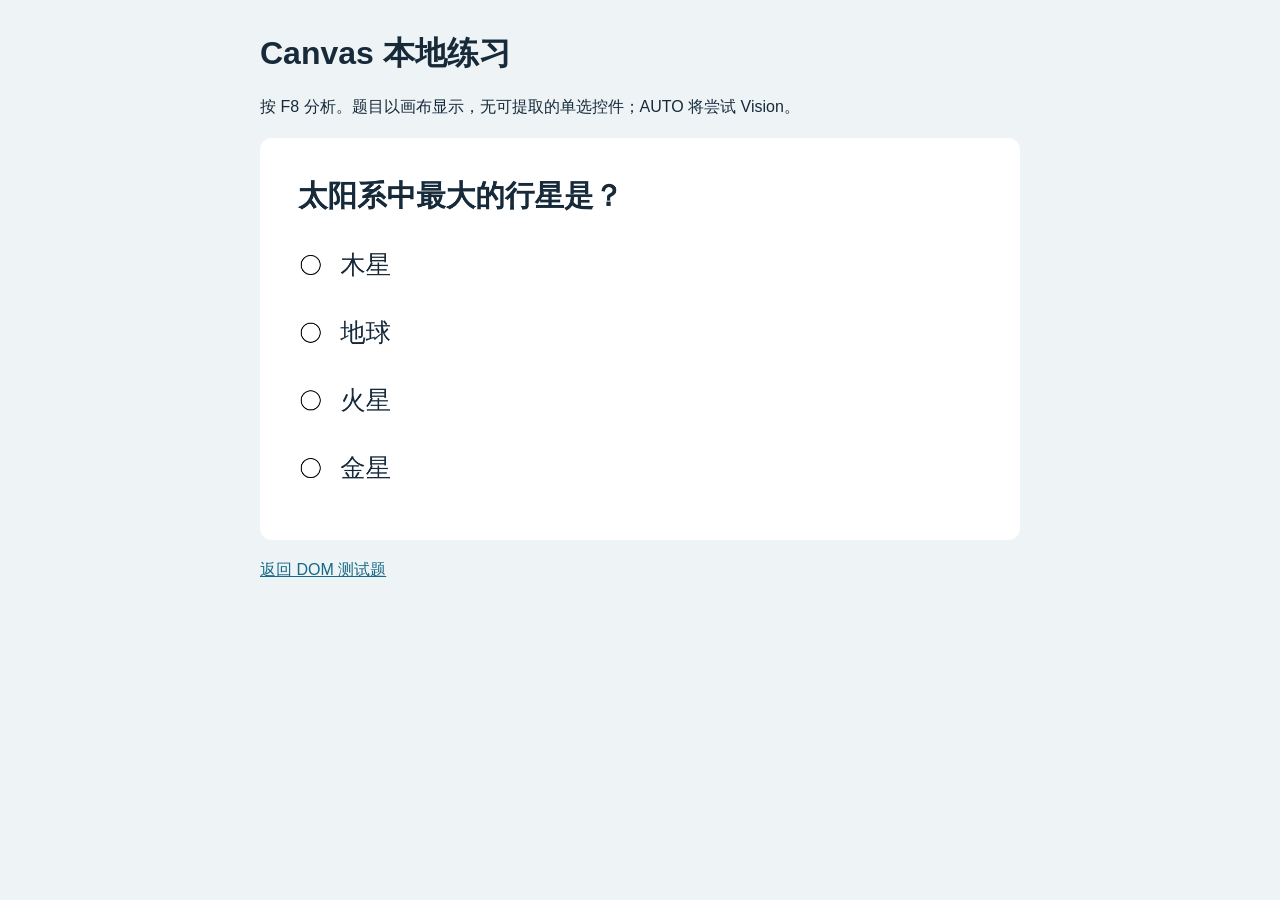
<file: examples/demo_canvas_quiz.html>
<!doctype html>
<html lang="zh-CN">
<head>
  <meta charset="utf-8">
  <meta name="viewport" content="width=device-width, initial-scale=1">
  <title>AutoQuestion · Canvas 本地练习</title>
  <style>
    body { font-family: "Microsoft YaHei", sans-serif; margin: 32px auto; padding: 0 20px; max-width: 760px; background: #eef3f6; color: #172a3a; }
    canvas { display: block; width: 100%; background: white; border-radius: 12px; margin: 20px 0; }
    a { color: #176a86; }
  </style>
</head>
<body>
  <h1>Canvas 本地练习</h1>
  <p>按 F8 分析。题目以画布显示，无可提取的单选控件；AUTO 将尝试 Vision。</p>
  <canvas id="quiz" width="1440" height="760"></canvas>
  <a href="demo_quiz.html">返回 DOM 测试题</a>
  <script>
    const context = document.getElementById('quiz').getContext('2d');
    context.scale(2, 2);
    context.fillStyle = '#172a3a';
    context.font = 'bold 28px "Microsoft YaHei", sans-serif';
    context.fillText('太阳系中最大的行星是？', 36, 64);
    context.font = '24px "Microsoft YaHei", sans-serif';
    ['木星', '地球', '火星', '金星'].forEach((text, i) => {
      const y = 128 + i * 64;
      context.beginPath(); context.arc(48, y - 8, 9, 0, Math.PI * 2); context.stroke();
      context.fillText(text, 76, y);
    });
  </script>
</body>
</html>
</file>
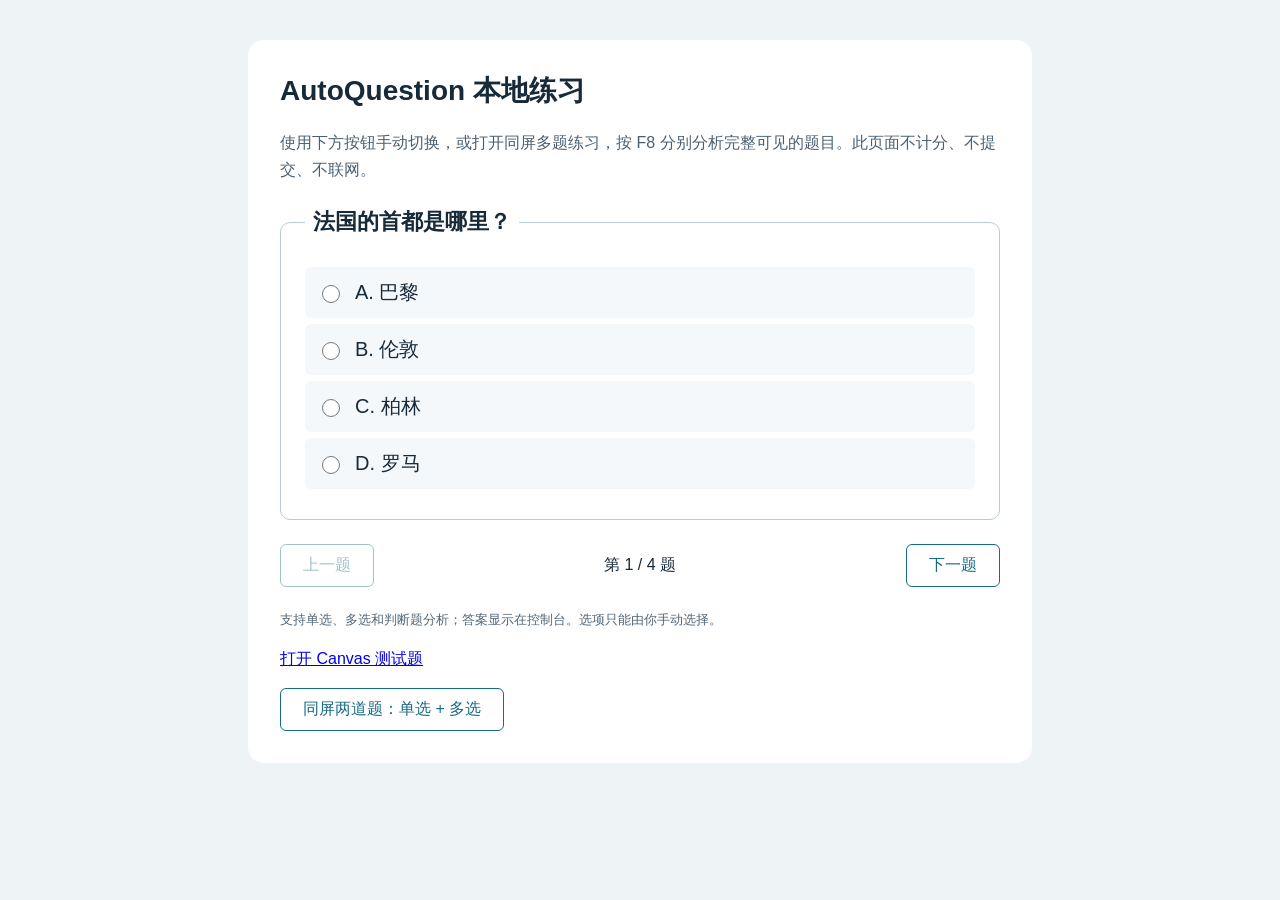
<file: examples/demo_quiz.html>
<!doctype html>
<html lang="zh-CN">
<head>
  <meta charset="utf-8">
  <meta name="viewport" content="width=device-width, initial-scale=1">
  <title>AutoQuestion · 本地练习</title>
  <style>
    :root { color-scheme: light; font-family: "Segoe UI", "Microsoft YaHei", sans-serif; color: #172a3a; background: #eef3f6; }
    body { margin: 0; padding: 40px 20px; }
    main { max-width: 720px; margin: auto; padding: 32px; background: white; border-radius: 16px; }
    h1 { margin-top: 0; font-size: 28px; }
    p { line-height: 1.7; color: #4a6072; }
    fieldset { margin: 24px 0; padding: 24px; border: 1px solid #b7cbd6; border-radius: 10px; }
    legend { padding: 0 8px; font-weight: 600; font-size: 22px; }
    label { display: flex; gap: 12px; align-items: center; padding: 12px; margin: 6px 0; border-radius: 6px; background: #f5f8fa; font-size: 20px; cursor: pointer; }
    input { width: 18px; height: 18px; accent-color: #176a86; }
    nav { display: flex; gap: 12px; align-items: center; justify-content: space-between; }
    button { padding: 10px 22px; border: 1px solid #176a86; border-radius: 6px; background: white; color: #176a86; font: inherit; cursor: pointer; }
    button:disabled { opacity: .4; cursor: default; }
    :focus-visible { outline: 3px solid #dc9b2f; outline-offset: 3px; }
    [hidden] { display: none !important; }
    body.multiple { padding: 16px; }
    body.multiple main { max-width: 900px; padding: 20px; }
    body.multiple fieldset { margin: 14px 0; padding: 10px 16px; }
    body.multiple legend { font-size: 18px; }
    body.multiple label { padding: 5px 10px; margin: 3px 0; font-size: 17px; }
    small { display: block; margin-top: 24px; color: #526778; }
  </style>
</head>
<body>
  <main>
    <h1>AutoQuestion 本地练习</h1>
    <p>使用下方按钮手动切换，或打开同屏多题练习，按 F8 分别分析完整可见的题目。此页面不计分、不提交、不联网。</p>
    <fieldset data-question-id="capital" data-question-type="single_choice">
      <legend>法国的首都是哪里？</legend>
      <label><input type="radio" name="capital" value="paris">A. 巴黎</label>
      <label><input type="radio" name="capital" value="london">B. 伦敦</label>
      <label><input type="radio" name="capital" value="berlin">C. 柏林</label>
      <label><input type="radio" name="capital" value="rome">D. 罗马</label>
    </fieldset>
    <fieldset hidden data-question-id="planet" data-question-type="single_choice">
      <legend>太阳系中最大的行星是？</legend>
      <label><input type="radio" name="planet" value="jupiter">木星</label>
      <label><input type="radio" name="planet" value="earth">地球</label>
      <label><input type="radio" name="planet" value="mars">火星</label>
      <label><input type="radio" name="planet" value="venus">金星</label>
    </fieldset>
    <fieldset hidden data-question-id="languages" data-question-type="multiple_choice">
      <legend>以下哪些属于编程语言？</legend>
      <label><input type="checkbox" name="languages" value="python">Python</label>
      <label><input type="checkbox" name="languages" value="c">C</label>
      <label><input type="checkbox" name="languages" value="html">HTML</label>
      <label><input type="checkbox" name="languages" value="java">Java</label>
    </fieldset>
    <fieldset hidden data-question-id="orbit" data-question-type="true_false">
      <legend>地球绕太阳公转。</legend>
      <label><input type="radio" name="orbit" value="true">正确</label>
      <label><input type="radio" name="orbit" value="false">错误</label>
    </fieldset>
    <nav aria-label="题目导航">
      <button id="previous" type="button" disabled>上一题</button>
      <span id="progress" aria-live="polite">第 1 / 4 题</span>
      <button id="next" type="button">下一题</button>
    </nav>
    <small>支持单选、多选和判断题分析；答案显示在控制台。选项只能由你手动选择。</small>
    <p><a href="demo_canvas_quiz.html">打开 Canvas 测试题</a></p>
    <button id="multi" type="button">同屏两道题：单选 + 多选</button>
  </main>
  <script>
    const questions = Array.from(document.querySelectorAll('fieldset'));
    let current = 0;
    function showQuestion(index) {
      document.body.classList.remove('multiple');
      current = Math.max(0, Math.min(questions.length - 1, index));
      questions.forEach((question, i) => { question.hidden = i !== current; });
      document.getElementById('progress').textContent = `第 ${current + 1} / ${questions.length} 题`;
      document.getElementById('previous').disabled = current === 0;
      document.getElementById('next').disabled = current === questions.length - 1;
    }
    document.getElementById('previous').addEventListener('click', () => showQuestion(current - 1));
    document.getElementById('next').addEventListener('click', () => showQuestion(current + 1));
    document.getElementById('multi').addEventListener('click', () => {
      document.body.classList.add('multiple');
      questions.forEach((question, i) => { question.hidden = i !== 0 && i !== 2; });
      document.getElementById('progress').textContent = '同屏 2 题 · 单选 + 多选';
      document.getElementById('previous').disabled = false;
      document.getElementById('next').disabled = false;
      window.scrollTo(0, 0);
    });
  </script>
</body>
</html>
</file>
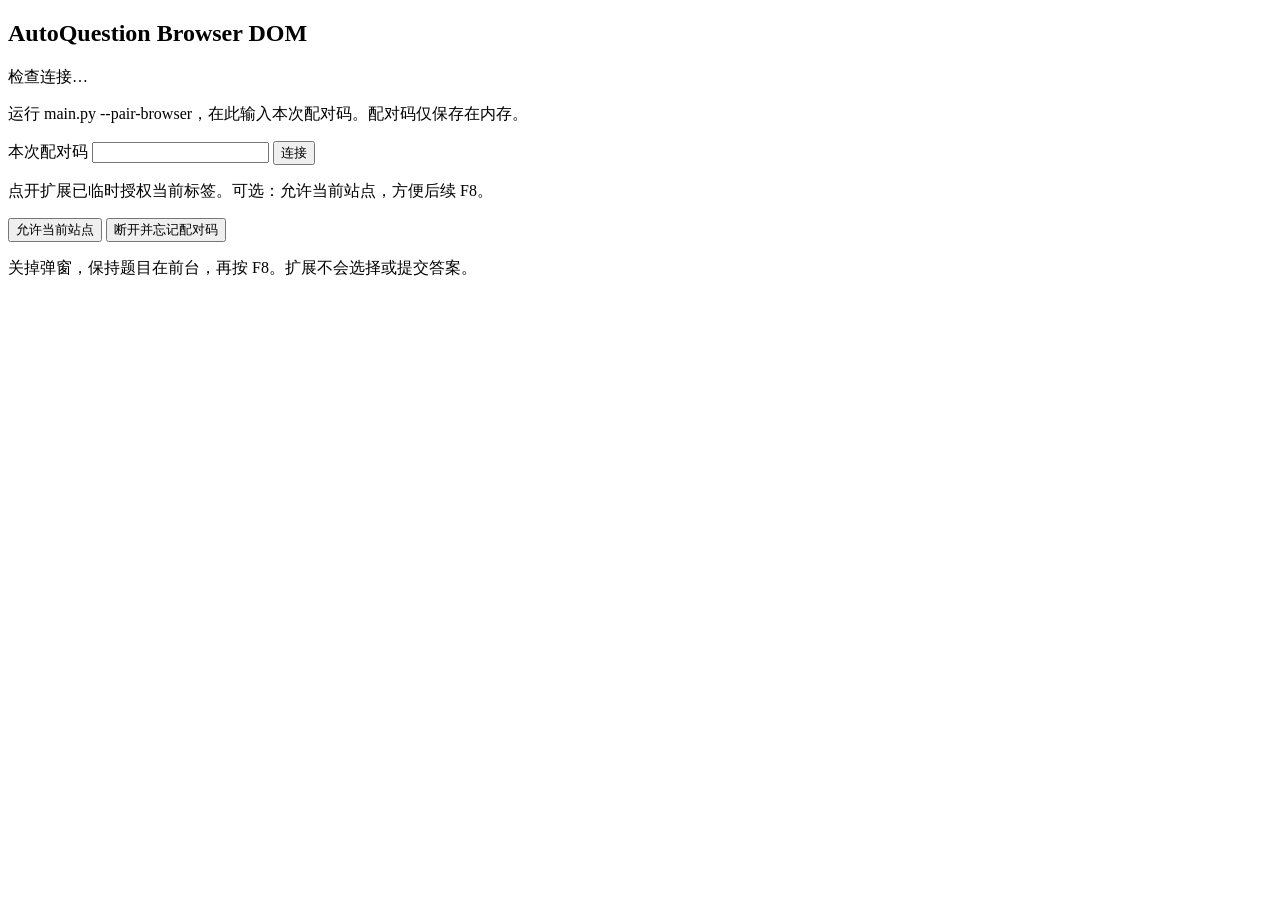
<file: extension/popup.html>
<!doctype html>
<html lang="zh-CN"><meta charset="utf-8"><title>AutoQuestion</title>
<body>
  <h2>AutoQuestion Browser DOM</h2>
  <p id="status" role="status">检查连接…</p>
  <p>运行 main.py --pair-browser，在此输入本次配对码。配对码仅保存在内存。</p>
  <label>本次配对码 <input id="token" type="password" maxlength="32" autocomplete="off"></label>
  <button id="pair" type="button">连接</button>
  <p>点开扩展已临时授权当前标签。可选：允许当前站点，方便后续 F8。</p>
  <button id="grant" type="button">允许当前站点</button>
  <button id="disconnect" type="button">断开并忘记配对码</button>
  <p>关掉弹窗，保持题目在前台，再按 F8。扩展不会选择或提交答案。</p>
  <script src="popup.js"></script>
</body></html>
</file>
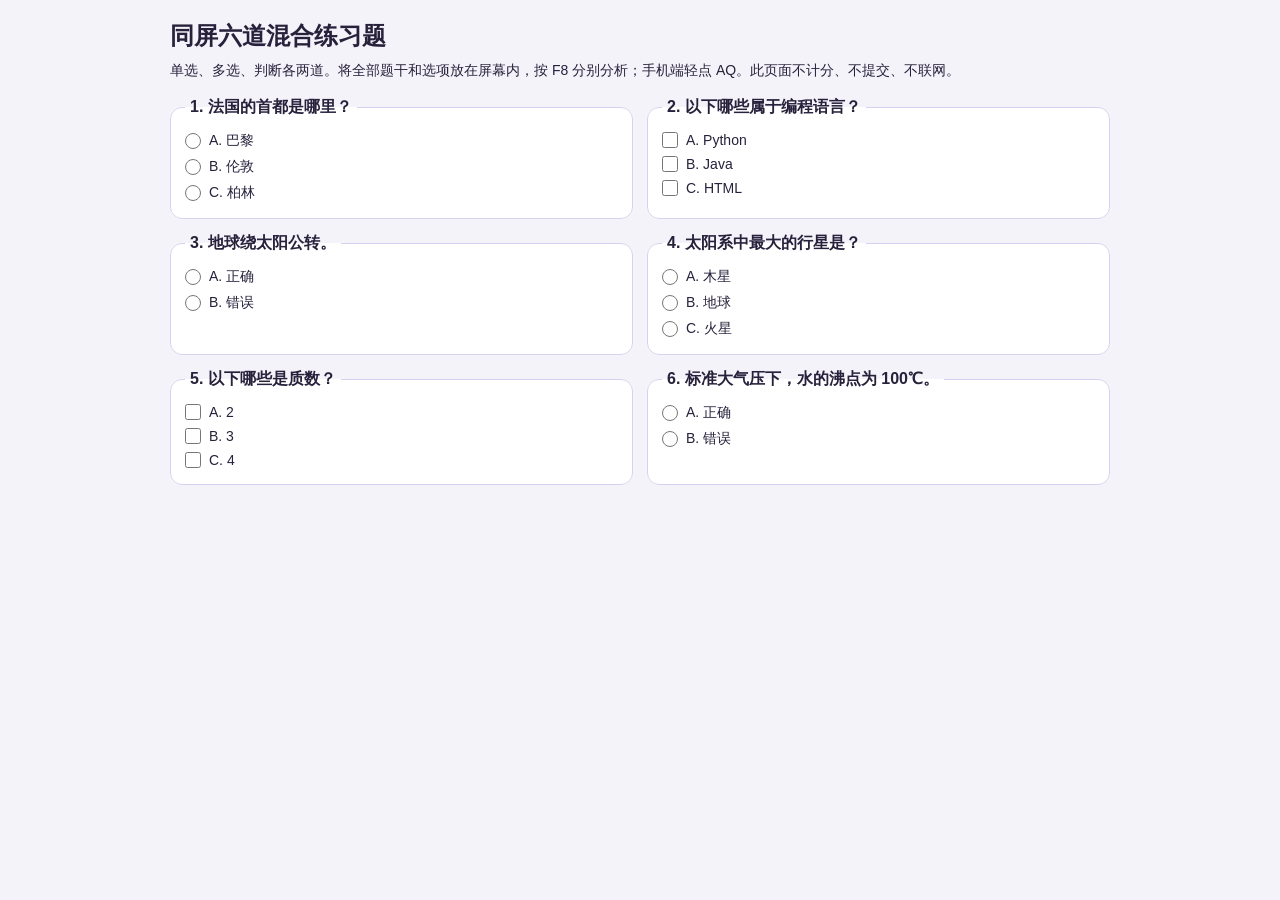
<file: examples/browser_dom/mixed_questions.html>
<!doctype html>
<html lang="zh-CN">
<head>
  <meta charset="utf-8">
  <meta name="viewport" content="width=device-width, initial-scale=1">
  <title>AutoQuestion · 同屏六道混合练习题</title>
  <style>
    :root { font-family: "Segoe UI", "Microsoft YaHei", sans-serif; color: #27213b; background: #f5f3fa; }
    body { margin: 0; padding: 20px; }
    main { max-width: 940px; margin: auto; }
    h1 { margin: 0 0 8px; font-size: 24px; }
    p { margin: 0 0 16px; font-size: 14px; line-height: 1.5; }
    .questions { display: grid; grid-template-columns: repeat(2, minmax(0, 1fr)); gap: 14px; }
    fieldset { min-width: 0; margin: 0; padding: 10px 14px 12px; border: 1px solid #d9d0ef; border-radius: 12px; background: white; }
    legend { max-width: 100%; padding: 0 5px; font-size: 16px; font-weight: 600; }
    label { display: flex; align-items: center; gap: 8px; padding: 4px 0; font-size: 14px; }
    input { margin: 0; width: 16px; height: 16px; accent-color: #7860d8; }
    @media (max-width: 600px) {
      body { padding: 12px; }
      h1 { font-size: 20px; }
      .questions { gap: 8px; }
      fieldset { padding: 7px 8px 9px; }
      legend { font-size: 14px; }
      label { font-size: 13px; gap: 5px; }
    }
  </style>
</head>
<body>
  <main>
    <h1>同屏六道混合练习题</h1>
    <p>单选、多选、判断各两道。将全部题干和选项放在屏幕内，按 F8 分别分析；手机端轻点 AQ。此页面不计分、不提交、不联网。</p>
    <div class="questions">
      <fieldset>
        <legend>1. 法国的首都是哪里？</legend>
        <label><input type="radio" name="capital">A. 巴黎</label>
        <label><input type="radio" name="capital">B. 伦敦</label>
        <label><input type="radio" name="capital">C. 柏林</label>
      </fieldset>
      <fieldset>
        <legend>2. 以下哪些属于编程语言？</legend>
        <label><input type="checkbox" name="languages">A. Python</label>
        <label><input type="checkbox" name="languages">B. Java</label>
        <label><input type="checkbox" name="languages">C. HTML</label>
      </fieldset>
      <fieldset>
        <legend>3. 地球绕太阳公转。</legend>
        <label><input type="radio" name="orbit">A. 正确</label>
        <label><input type="radio" name="orbit">B. 错误</label>
      </fieldset>
      <fieldset>
        <legend>4. 太阳系中最大的行星是？</legend>
        <label><input type="radio" name="planet">A. 木星</label>
        <label><input type="radio" name="planet">B. 地球</label>
        <label><input type="radio" name="planet">C. 火星</label>
      </fieldset>
      <fieldset>
        <legend>5. 以下哪些是质数？</legend>
        <label><input type="checkbox" name="primes">A. 2</label>
        <label><input type="checkbox" name="primes">B. 3</label>
        <label><input type="checkbox" name="primes">C. 4</label>
      </fieldset>
      <fieldset>
        <legend>6. 标准大气压下，水的沸点为 100℃。</legend>
        <label><input type="radio" name="boiling">A. 正确</label>
        <label><input type="radio" name="boiling">B. 错误</label>
      </fieldset>
    </div>
  </main>
</body>
</html>
</file>
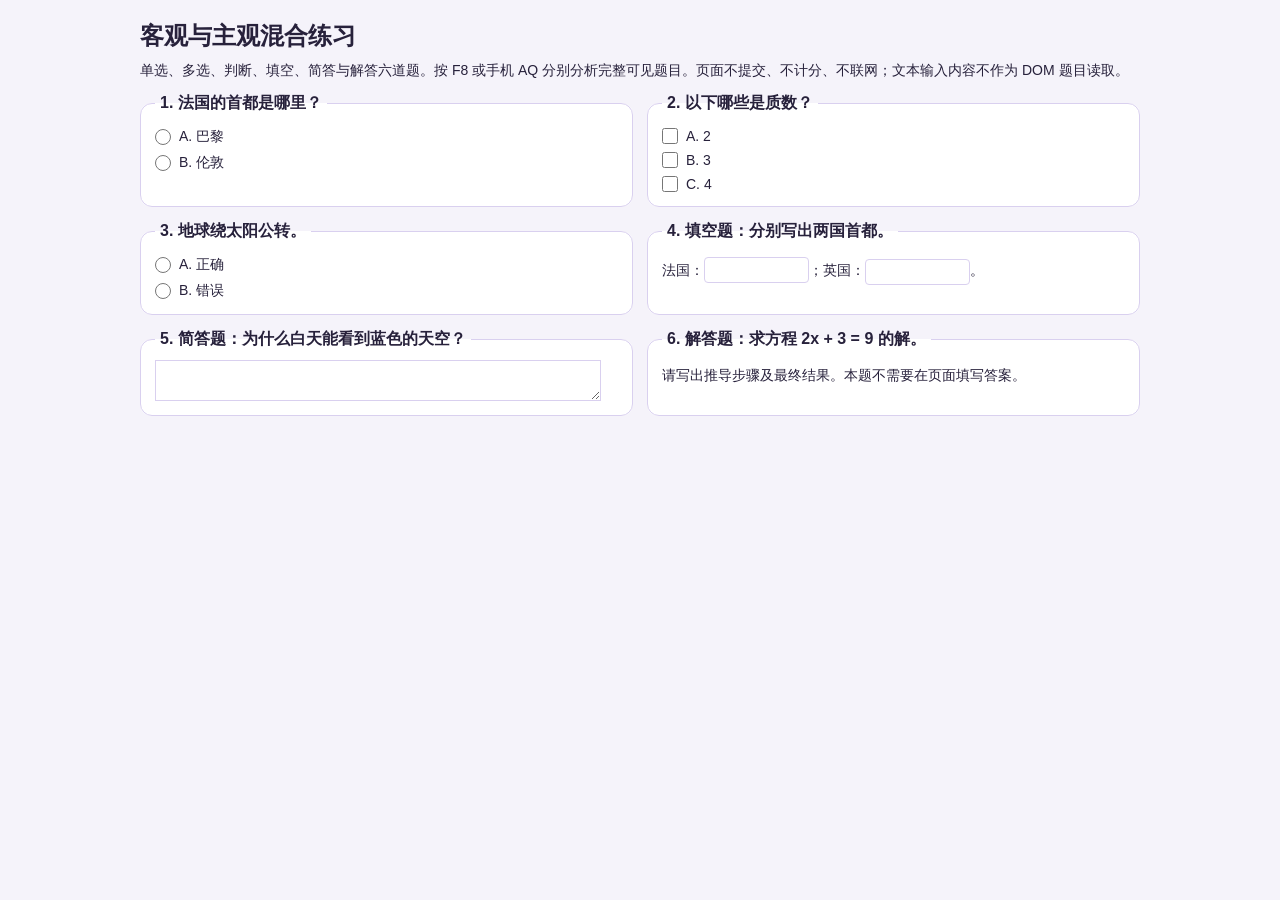
<file: examples/browser_dom/mixed_subjective.html>
<!doctype html>
<html lang="zh-CN">
<head>
  <meta charset="utf-8">
  <meta name="viewport" content="width=device-width, initial-scale=1">
  <title>AutoQuestion · 客观与主观混合练习</title>
  <style>
    :root { font-family: "Segoe UI", "Microsoft YaHei", sans-serif; color: #27213b; background: #f5f3fa; }
    body { margin: 0; padding: 20px; }
    main { max-width: 1000px; margin: auto; }
    h1 { margin: 0 0 8px; font-size: 24px; }
    p { margin: 5px 0 12px; font-size: 14px; line-height: 1.5; }
    .questions { display: grid; grid-template-columns: repeat(2, minmax(0, 1fr)); gap: 14px; }
    fieldset { min-width: 0; margin: 0; padding: 10px 14px; border: 1px solid #d9d0ef; border-radius: 12px; background: white; }
    legend { max-width: 100%; padding: 0 5px; font-size: 16px; font-weight: 600; }
    label { display: flex; align-items: center; gap: 8px; padding: 4px 0; font-size: 14px; }
    input[type=radio],input[type=checkbox] { margin: 0; width: 16px; height: 16px; accent-color: #7860d8; }
    input[type=text], [contenteditable] { display: inline-block; box-sizing: border-box; width: 105px; min-height: 26px; border: 1px solid #d9d0ef; border-radius: 4px; }
    textarea { width: 95%; height: 35px; border: 1px solid #d9d0ef; }
    @media (max-width: 650px) {
      body { padding: 12px; }
      h1 { font-size: 20px; }
      .questions { gap: 8px; }
      fieldset { padding: 7px 8px 9px; }
      legend { font-size: 14px; }
      label { font-size: 13px; gap: 5px; }
    }
  </style>
</head>
<body>
  <main>
    <h1>客观与主观混合练习</h1>
    <p>单选、多选、判断、填空、简答与解答六道题。按 F8 或手机 AQ 分别分析完整可见题目。页面不提交、不计分、不联网；文本输入内容不作为 DOM 题目读取。</p>
    <div class="questions">
      <fieldset>
        <legend>1. 法国的首都是哪里？</legend>
        <label><input type="radio" name="capital">A. 巴黎</label>
        <label><input type="radio" name="capital">B. 伦敦</label>
      </fieldset>
      <fieldset>
        <legend>2. 以下哪些是质数？</legend>
        <label><input type="checkbox" name="primes">A. 2</label>
        <label><input type="checkbox" name="primes">B. 3</label>
        <label><input type="checkbox" name="primes">C. 4</label>
      </fieldset>
      <fieldset>
        <legend>3. 地球绕太阳公转。</legend>
        <label><input type="radio" name="orbit">A. 正确</label>
        <label><input type="radio" name="orbit">B. 错误</label>
      </fieldset>
      <fieldset data-question-type="fill_blank" data-blank-count="2">
        <legend>4. 填空题：分别写出两国首都。</legend>
        <p>法国：<input type="text" aria-label="第一空">；英国：<span role="textbox" contenteditable="true" aria-label="第二空"></span>。</p>
      </fieldset>
      <fieldset data-question-type="short_answer">
        <legend>5. 简答题：为什么白天能看到蓝色的天空？</legend>
        <textarea aria-label="简答输入区"></textarea>
      </fieldset>
      <fieldset data-question-type="essay">
        <legend>6. 解答题：求方程 2x + 3 = 9 的解。</legend>
        <p>请写出推导步骤及最终结果。本题不需要在页面填写答案。</p>
      </fieldset>
    </div>
  </main>
</body>
</html>
</file>
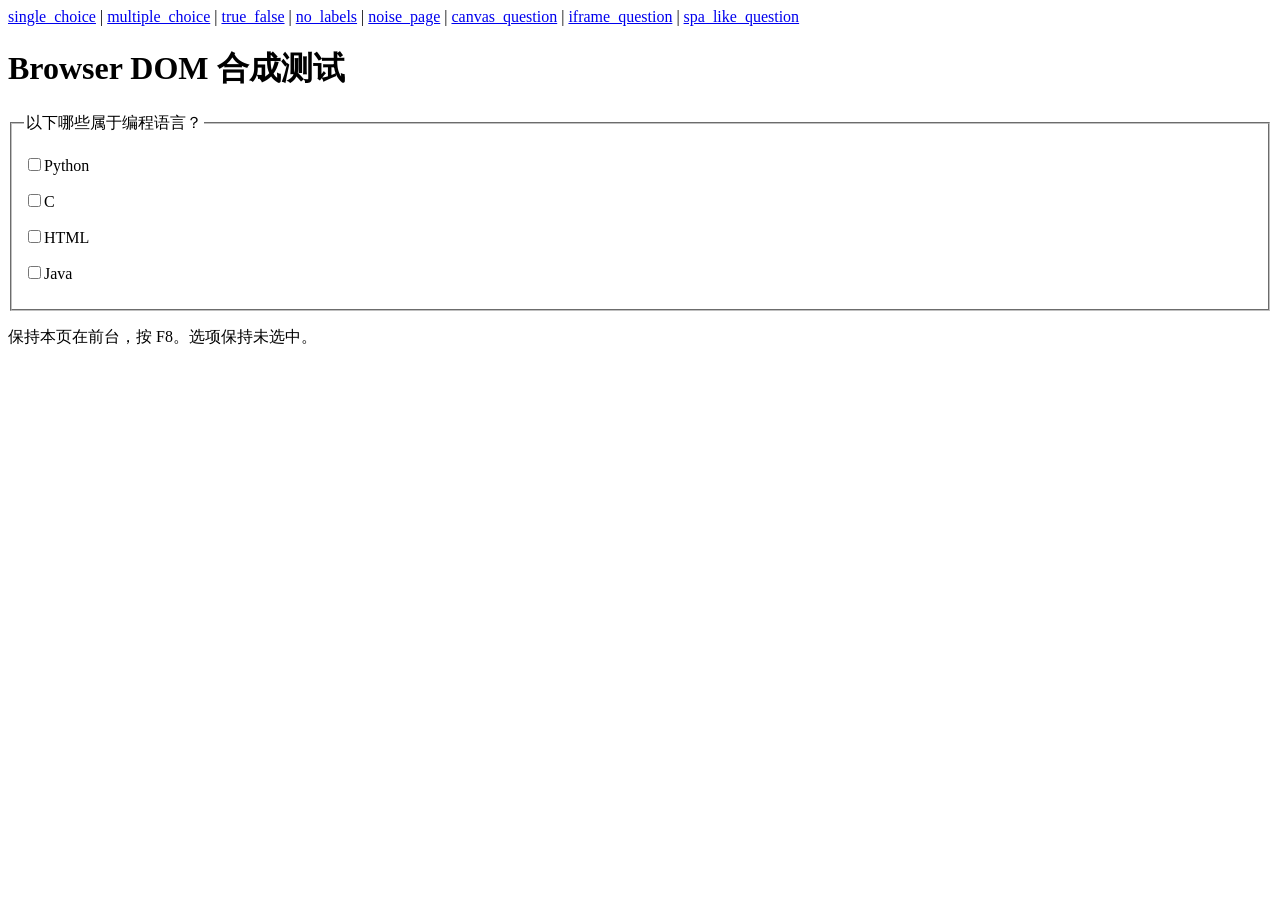
<file: examples/browser_dom/multiple_choice.html>
<!doctype html>
<html lang="zh-CN"><meta charset="utf-8"><title>AutoQuestion multiple_choice</title>
<body><nav><a href="single_choice.html">single_choice</a> | <a href="multiple_choice.html">multiple_choice</a> | <a href="true_false.html">true_false</a> | <a href="no_labels.html">no_labels</a> | <a href="noise_page.html">noise_page</a> | <a href="canvas_question.html">canvas_question</a> | <a href="iframe_question.html">iframe_question</a> | <a href="spa_like_question.html">spa_like_question</a></nav>
<h1>Browser DOM 合成测试</h1>
<fieldset><legend>以下哪些属于编程语言？</legend>
<p><label><input type="checkbox" name="question">Python</label></p>
<p><label><input type="checkbox" name="question">C</label></p>
<p><label><input type="checkbox" name="question">HTML</label></p>
<p><label><input type="checkbox" name="question">Java</label></p>
</fieldset><p>保持本页在前台，按 F8。选项保持未选中。</p>
</body></html>
</file>
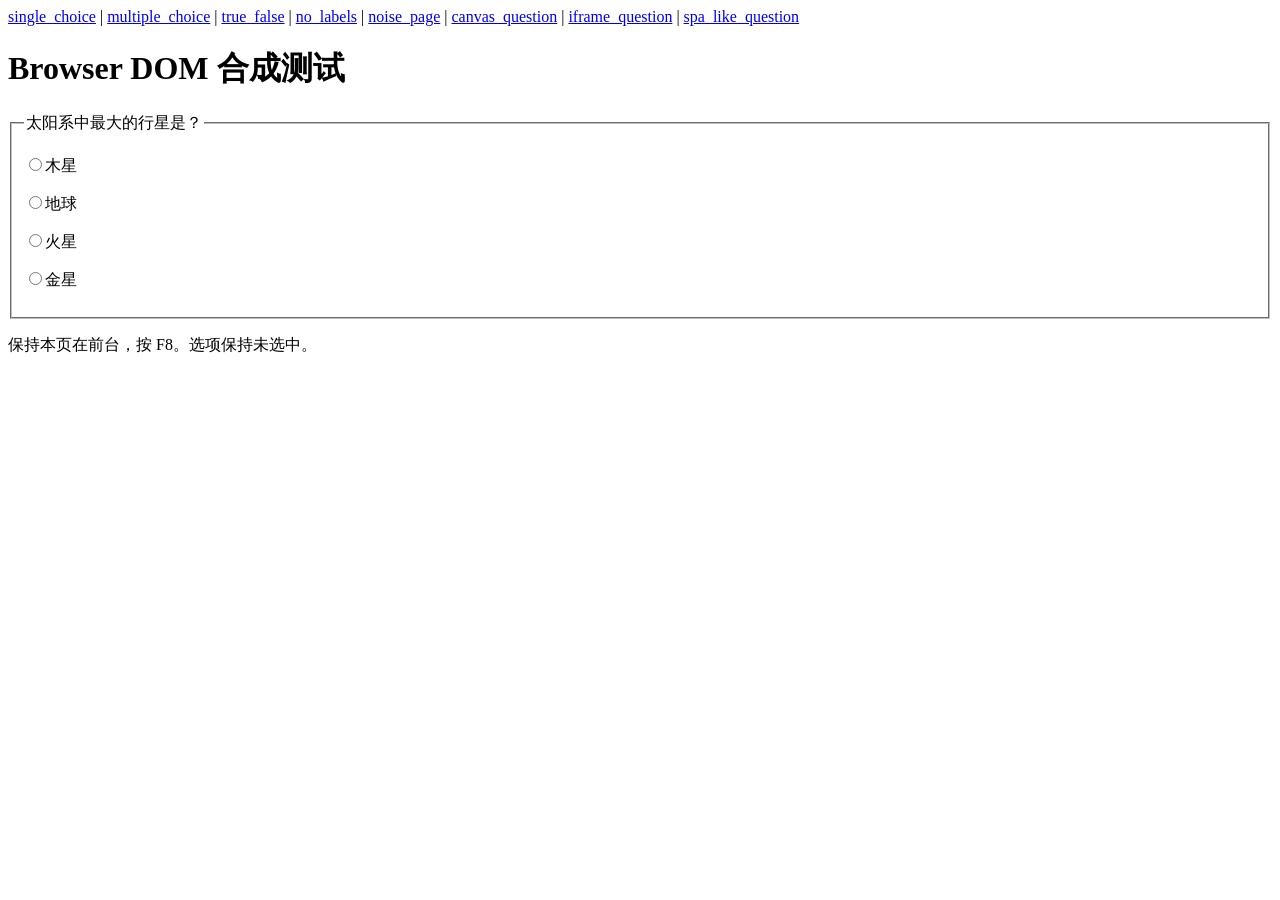
<file: examples/browser_dom/no_labels.html>
<!doctype html>
<html lang="zh-CN"><meta charset="utf-8"><title>AutoQuestion no_labels</title>
<body><nav><a href="single_choice.html">single_choice</a> | <a href="multiple_choice.html">multiple_choice</a> | <a href="true_false.html">true_false</a> | <a href="no_labels.html">no_labels</a> | <a href="noise_page.html">noise_page</a> | <a href="canvas_question.html">canvas_question</a> | <a href="iframe_question.html">iframe_question</a> | <a href="spa_like_question.html">spa_like_question</a></nav>
<h1>Browser DOM 合成测试</h1>
<fieldset><legend>太阳系中最大的行星是？</legend>
<p><label><input type="radio" name="question">木星</label></p>
<p><label><input type="radio" name="question">地球</label></p>
<p><label><input type="radio" name="question">火星</label></p>
<p><label><input type="radio" name="question">金星</label></p>
</fieldset><p>保持本页在前台，按 F8。选项保持未选中。</p>
</body></html>
</file>
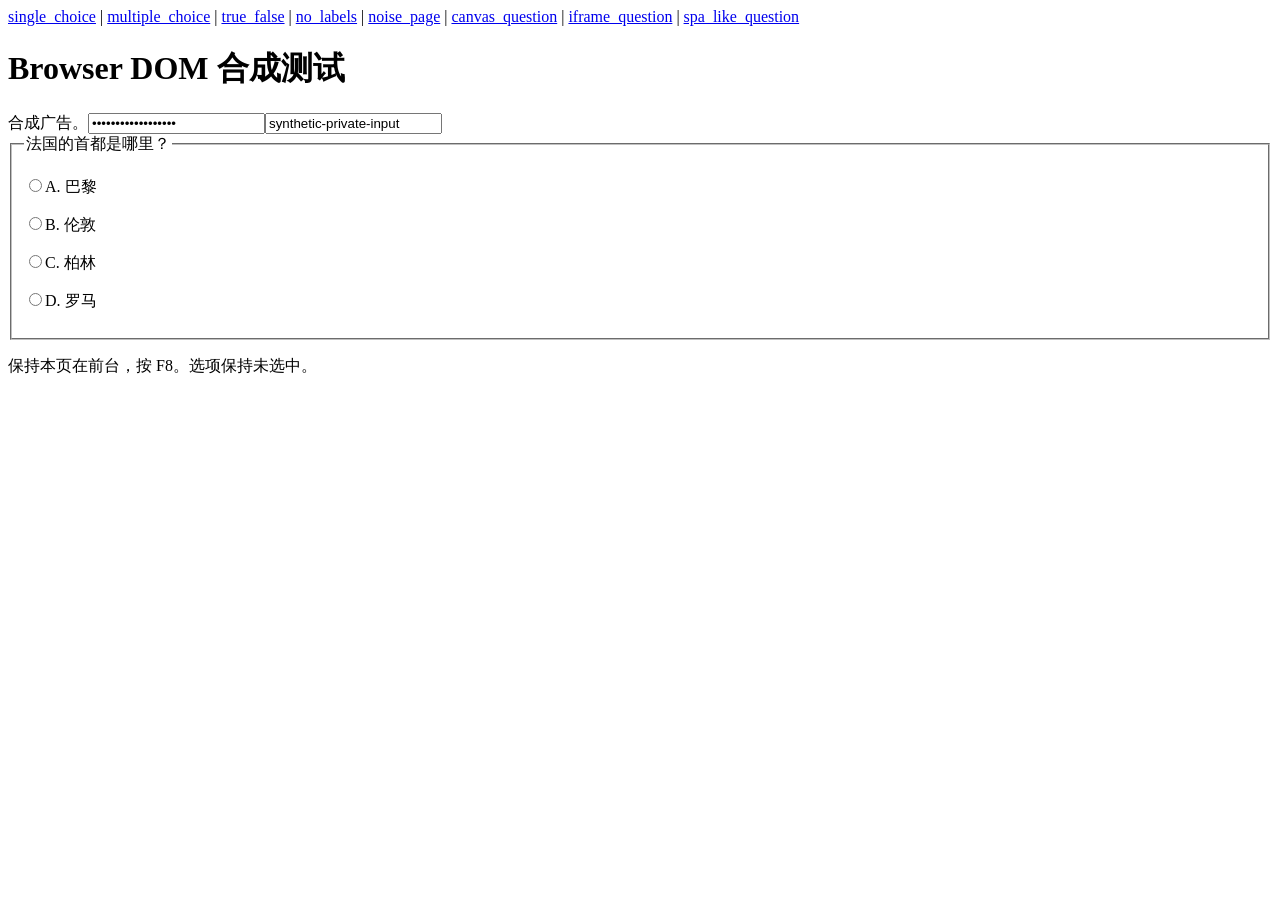
<file: examples/browser_dom/noise_page.html>
<!doctype html>
<html lang="zh-CN"><meta charset="utf-8"><title>AutoQuestion noise_page</title>
<body><nav><a href="single_choice.html">single_choice</a> | <a href="multiple_choice.html">multiple_choice</a> | <a href="true_false.html">true_false</a> | <a href="no_labels.html">no_labels</a> | <a href="noise_page.html">noise_page</a> | <a href="canvas_question.html">canvas_question</a> | <a href="iframe_question.html">iframe_question</a> | <a href="spa_like_question.html">spa_like_question</a></nav>
<h1>Browser DOM 合成测试</h1><aside>合成广告。<input type="password" value="synthetic-password"><input type="text" value="synthetic-private-input"></aside><fieldset hidden><legend>隐藏题</legend><label><input type="radio">隐藏一</label><label><input type="radio">隐藏二</label></fieldset>
<fieldset><legend>法国的首都是哪里？</legend>
<p><label><input type="radio" name="question">A. 巴黎</label></p>
<p><label><input type="radio" name="question">B. 伦敦</label></p>
<p><label><input type="radio" name="question">C. 柏林</label></p>
<p><label><input type="radio" name="question">D. 罗马</label></p>
</fieldset><p>保持本页在前台，按 F8。选项保持未选中。</p>
</body></html>
</file>
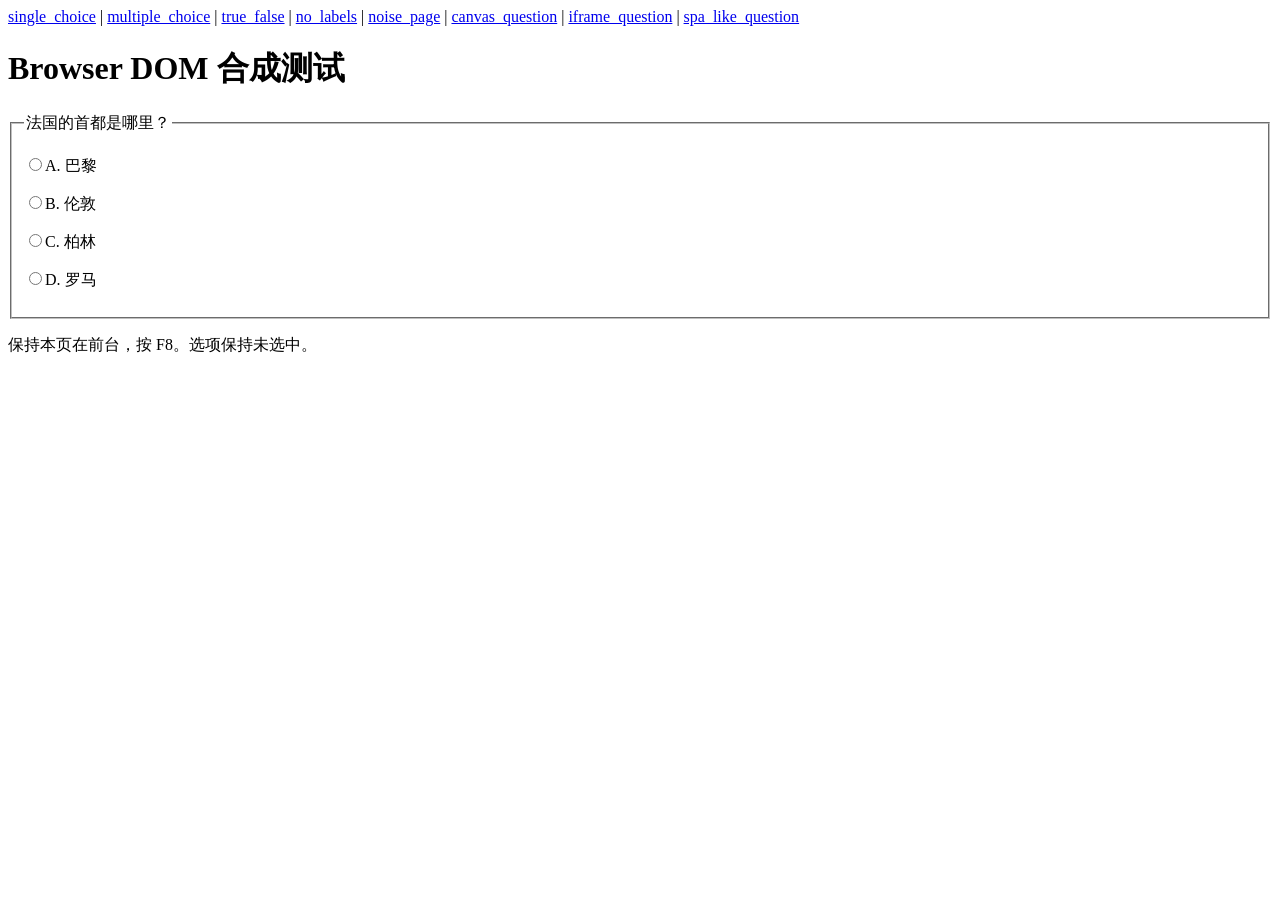
<file: examples/browser_dom/single_choice.html>
<!doctype html>
<html lang="zh-CN"><meta charset="utf-8"><title>AutoQuestion single_choice</title>
<body><nav><a href="single_choice.html">single_choice</a> | <a href="multiple_choice.html">multiple_choice</a> | <a href="true_false.html">true_false</a> | <a href="no_labels.html">no_labels</a> | <a href="noise_page.html">noise_page</a> | <a href="canvas_question.html">canvas_question</a> | <a href="iframe_question.html">iframe_question</a> | <a href="spa_like_question.html">spa_like_question</a></nav>
<h1>Browser DOM 合成测试</h1>
<fieldset><legend>法国的首都是哪里？</legend>
<p><label><input type="radio" name="question">A. 巴黎</label></p>
<p><label><input type="radio" name="question">B. 伦敦</label></p>
<p><label><input type="radio" name="question">C. 柏林</label></p>
<p><label><input type="radio" name="question">D. 罗马</label></p>
</fieldset><p>保持本页在前台，按 F8。选项保持未选中。</p>
</body></html>
</file>
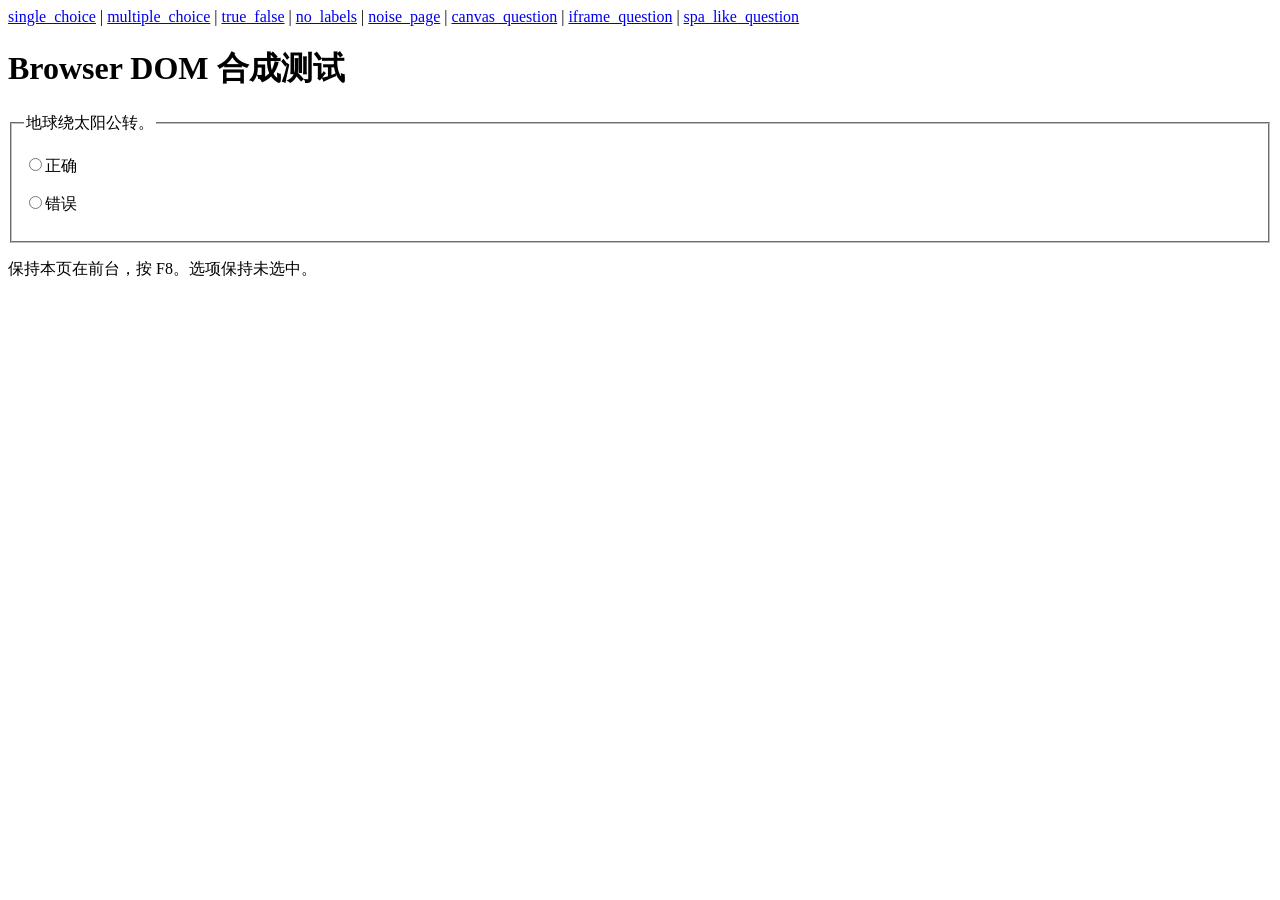
<file: examples/browser_dom/true_false.html>
<!doctype html>
<html lang="zh-CN"><meta charset="utf-8"><title>AutoQuestion true_false</title>
<body><nav><a href="single_choice.html">single_choice</a> | <a href="multiple_choice.html">multiple_choice</a> | <a href="true_false.html">true_false</a> | <a href="no_labels.html">no_labels</a> | <a href="noise_page.html">noise_page</a> | <a href="canvas_question.html">canvas_question</a> | <a href="iframe_question.html">iframe_question</a> | <a href="spa_like_question.html">spa_like_question</a></nav>
<h1>Browser DOM 合成测试</h1>
<fieldset><legend>地球绕太阳公转。</legend>
<p><label><input type="radio" name="question">正确</label></p>
<p><label><input type="radio" name="question">错误</label></p>
</fieldset><p>保持本页在前台，按 F8。选项保持未选中。</p>
</body></html>
</file>
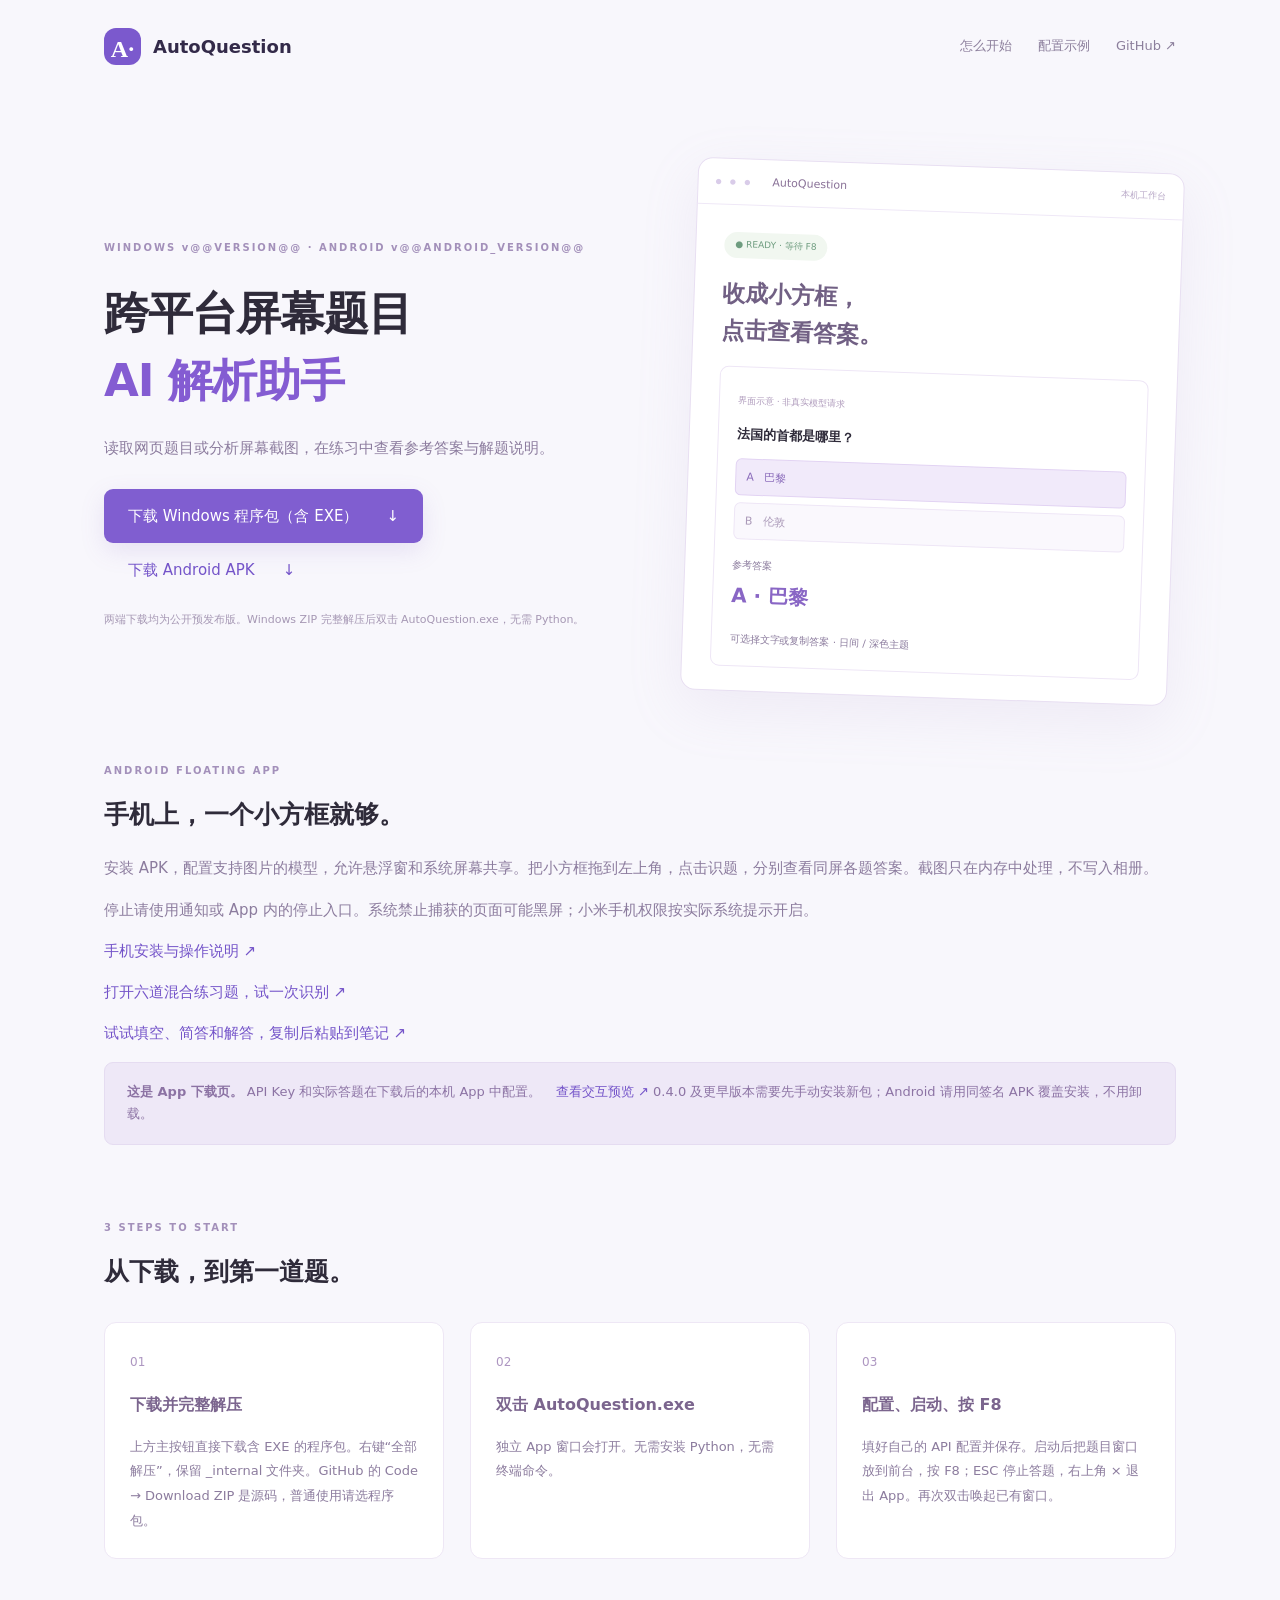
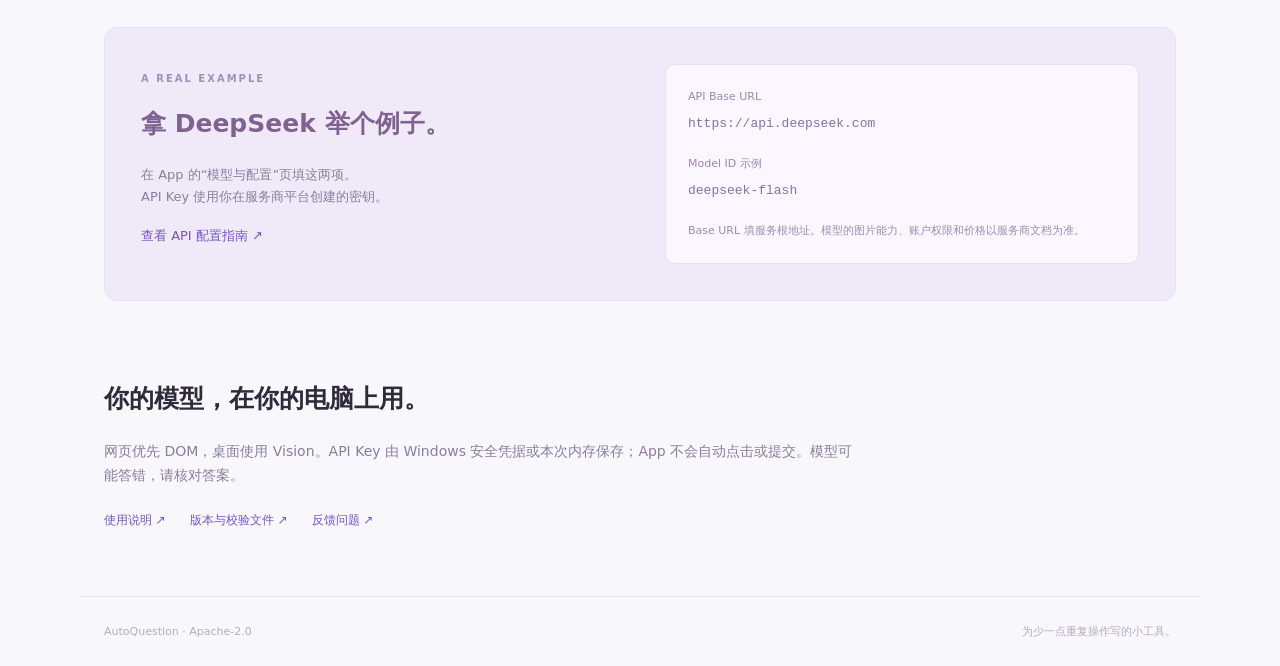
<file: src/autoquestion/web/download.html>
<!doctype html>
<html lang="zh-CN">
  <head>
    <meta charset="utf-8" />
    <meta name="viewport" content="width=device-width,initial-scale=1" />
    <meta
      name="description"
      content="下载 AutoQuestion 跨平台屏幕题目 AI 解析助手，支持 Windows 网页结构化读取、两端截图识别和多模型接入。"
    />
    <title>AutoQuestion · 下载 App</title>
    <link rel="stylesheet" href="download.css" />
  </head>
  <body>
    <header>
      <a class="brand" href="./"><span>A·</span> AutoQuestion</a>
      <nav>
        <a href="#setup">怎么开始</a><a href="#configuration">配置示例</a
        ><a href="https://github.com/billstar0128-jpg/AutoQuestion"
          >GitHub ↗</a
        >
      </nav>
    </header>
    <main>
      <section class="hero">
        <div>
          <span class="eyebrow">WINDOWS v@@VERSION@@ · ANDROID v@@ANDROID_VERSION@@</span>
          <h1>跨平台屏幕题目<br /><em>AI 解析助手</em></h1>
          <p>
            读取网页题目或分析屏幕截图，在练习中查看参考答案与解题说明。
          </p>
          <a
            class="button primary"
            href="https://github.com/billstar0128-jpg/AutoQuestion/releases/download/v@@VERSION@@/AutoQuestion-@@VERSION@@-Windows-x64.zip"
            >下载 Windows 程序包（含 EXE） <span>↓</span></a
          >
          <a
            class="button"
            href="https://github.com/billstar0128-jpg/AutoQuestion/releases/download/v@@ANDROID_VERSION@@/AutoQuestion-@@ANDROID_VERSION@@-Android.apk"
            >下载 Android APK <span>↓</span></a>
          <div class="download-note">
            两端下载均为公开预发布版。Windows ZIP 完整解压后双击 AutoQuestion.exe，无需 Python。
          </div>
        </div>
        <div class="app-window" aria-label="App 界面示意">
          <div class="window-bar">
            <span>● ● ●</span><b>AutoQuestion</b><small>本机工作台</small>
          </div>
          <div class="window-content">
            <span class="ready">● READY · 等待 F8</span>
            <h2>收成小方框，<br />点击查看答案。</h2>
            <div class="answer-demo">
              <small>界面示意 · 非真实模型请求</small>
              <h3>法国的首都是哪里？</h3>
              <div class="choice selected">A &nbsp; 巴黎</div>
              <div class="choice">B &nbsp; 伦敦</div>
              <p>参考答案 <strong>A · 巴黎</strong></p><p>可选择文字或复制答案 · 日间 / 深色主题</p>
            </div>
          </div>
        </div>
      </section>
      <section id="android">
        <span class="eyebrow">ANDROID FLOATING APP</span>
        <h2>手机上，一个小方框就够。</h2>
        <p>安装 APK，配置支持图片的模型，允许悬浮窗和系统屏幕共享。把小方框拖到左上角，点击识题，分别查看同屏各题答案。截图只在内存中处理，不写入相册。</p>
        <p>停止请使用通知或 App 内的停止入口。系统禁止捕获的页面可能黑屏；小米手机权限按实际系统提示开启。</p>
        <a href="https://github.com/billstar0128-jpg/AutoQuestion/blob/main/docs/ANDROID.md">手机安装与操作说明 ↗</a>
        <p><a href="try-questions.html">打开六道混合练习题，试一次识别 ↗</a></p>
        <p><a href="try-subjective.html">试试填空、简答和解答，复制后粘贴到笔记 ↗</a></p>
      </section>
      <div class="important">
        <strong>这是 App 下载页。</strong> API Key 和实际答题在下载后的本机 App
        中配置。<a href="preview/">查看交互预览 ↗</a>
        0.4.0 及更早版本需要先手动安装新包；Android 请用同签名 APK 覆盖安装，不用卸载。
      </div>
      <section id="setup">
        <span class="eyebrow">3 STEPS TO START</span>
        <h2>从下载，到第一道题。</h2>
        <div class="steps">
          <article>
            <span>01</span>
            <h3>下载并完整解压</h3>
            <p>上方主按钮直接下载含 EXE 的程序包。右键“全部解压”，保留 _internal 文件夹。GitHub 的 Code → Download ZIP 是源码，普通使用请选程序包。</p>
          </article>
          <article>
            <span>02</span>
            <h3>双击 AutoQuestion.exe</h3>
            <p>独立 App 窗口会打开。无需安装 Python，无需终端命令。</p>
          </article>
          <article>
            <span>03</span>
            <h3>配置、启动、按 F8</h3>
            <p>
              填好自己的 API 配置并保存。启动后把题目窗口放到前台，按 F8；ESC
              停止答题，右上角 × 退出 App。再次双击唤起已有窗口。
            </p>
          </article>
        </div>
      </section>
      <section id="configuration" class="configuration">
        <div>
          <span class="eyebrow">A REAL EXAMPLE</span>
          <h2>拿 DeepSeek 举个例子。</h2>
          <p>
            在 App 的“模型与配置”页填这两项。<br />API Key
            使用你在服务商平台创建的密钥。
          </p>
          <a
            href="https://github.com/billstar0128-jpg/AutoQuestion/blob/main/docs/API_SETUP.md"
            target="_blank"
            rel="noreferrer"
            >查看 API 配置指南 ↗</a
          >
        </div>
        <div class="example">
          <label>API Base URL</label><code>https://api.deepseek.com</code
          ><label>Model ID 示例</label
          ><code>deepseek-flash</code>
          <p>
            Base URL 填服务根地址。模型的图片能力、账户权限和价格以服务商文档为准。
          </p>
        </div>
      </section>
      <section class="privacy">
        <h2>你的模型，在你的电脑上用。</h2>
        <p>
          网页优先 DOM，桌面使用 Vision。API Key 由 Windows
          安全凭据或本次内存保存；App
          不会自动点击或提交。模型可能答错，请核对答案。
        </p>
        <div class="links">
          <a
            href="https://github.com/billstar0128-jpg/AutoQuestion/blob/main/docs/WEB_UI.md"
            >使用说明 ↗</a
          ><a
            href="https://github.com/billstar0128-jpg/AutoQuestion/releases/tag/v@@VERSION@@"
            >版本与校验文件 ↗</a
          ><a href="https://github.com/billstar0128-jpg/AutoQuestion/issues"
            >反馈问题 ↗</a
          >
        </div>
      </section>
    </main>
    <footer>
      AutoQuestion · Apache-2.0 <span>为少一点重复操作写的小工具。</span>
    </footer>
  </body>
</html>
</file>
<file: src/autoquestion/web/download.css>
:root {
    font-family: "Segoe UI", "Microsoft YaHei", system-ui, sans-serif;
    color: #2f2b3a;
    background: #f8f7fc;
    font-size: 15px;
    line-height: 1.75;
}
* {
    box-sizing: border-box;
}
body {
    margin: 0;
}
a {
    text-decoration: none;
    color: #7454c9;
}
a:hover {
    text-decoration: underline;
}
a:focus-visible {
    outline: 3px solid #baa4ef;
    outline-offset: 5px;
}
header,
main,
footer {
    max-width: 1120px;
    margin: auto;
}
header {
    padding: 28px 24px;
    display: flex;
    justify-content: space-between;
    align-items: center;
}
.brand {
    font-size: 18px;
    font-weight: 650;
    color: #332a49;
    display: flex;
    align-items: center;
    gap: 12px;
}
.brand > span {
    display: grid;
    place-items: center;
    width: 37px;
    height: 37px;
    border-radius: 12px;
    background: #7b59cd;
    color: white;
    font-family: Georgia, serif;
    font-size: 24px;
}
nav {
    display: flex;
    gap: 26px;
    font-size: 13px;
}
nav a {
    color: #8c7f9c;
}
main {
    padding: 0 24px;
}
.hero {
    display: grid;
    grid-template-columns: 1.1fr 1fr;
    gap: 50px;
    align-items: center;
    padding: 72px 0 58px;
}
.eyebrow {
    font-size: 10px;
    font-weight: 600;
    letter-spacing: 2px;
    color: #a390ba;
}
h1 {
    font-size: 45px;
    font-weight: 650;
    line-height: 1.5;
    letter-spacing: -1px;
    margin: 20px 0;
}
h1 em {
    font-style: normal;
    color: #845cd2;
}
p {
    color: #8c7c9e;
}
h2 {
    font-size: 25px;
    font-weight: 600;
    line-height: 1.6;
    margin: 13px 0 20px;
}
h3 {
    font-size: 16px;
    font-weight: 600;
}
.hero p {
    font-size: 15px;
    margin-bottom: 28px;
}
.button {
    display: inline-flex;
    gap: 28px;
    align-items: center;
    justify-content: center;
    border-radius: 9px;
    padding: 14px 24px;
    font-weight: 500;
}
.button:hover {
    text-decoration: none;
    background: #6b49bc;
}
.primary {
    background: #805ed0;
    color: white;
    box-shadow: 0 8px 25px #8460c125;
}
.download-note {
    font-size: 11px;
    color: #a698b4;
    margin-top: 13px;
}
.app-window {
    background: #fff;
    border: 1px solid #e8dff2;
    border-radius: 15px;
    box-shadow: 0 18px 55px #b49cca22;
    transform: rotate(2deg);
}
.window-bar {
    display: flex;
    align-items: center;
    padding: 13px 17px;
    gap: 19px;
    border-bottom: 1px solid #efe8f7;
    font-size: 11px;
}
.window-bar span {
    font-size: 7px;
    color: #d9cce9;
    letter-spacing: 3px;
}
.window-bar b {
    font-weight: 500;
    color: #897197;
}
.window-bar small {
    margin-left: auto;
    font-size: 9px;
    color: #b8a8c7;
}
.window-content {
    padding: 24px 28px;
}
.ready {
    display: inline-block;
    font-size: 9px;
    color: #6e9c7f;
    background: #f1f7f0;
    border-radius: 20px;
    padding: 5px 11px;
}
.window-content h2 {
    font-size: 23px;
    color: #716084;
    margin: 17px 0;
}
.answer-demo {
    border: 1px solid #eee6f6;
    border-radius: 9px;
    padding: 18px;
}
.answer-demo > small {
    font-size: 9px;
    color: #af9bbc;
}
.answer-demo h3 {
    font-size: 13px;
    margin: 12px 0;
}
.choice {
    font-size: 11px;
    color: #aa99b8;
    background: #faf8fd;
    border: 1px solid #eee6f6;
    border-radius: 6px;
    margin-top: 7px;
    padding: 8px 10px;
}
.choice.selected {
    color: #8a6bba;
    background: #f1eafa;
    border-color: #e2d3f3;
}
.answer-demo p {
    font-size: 10px;
    margin: 17px 0 0;
}
.answer-demo strong {
    display: block;
    font-size: 20px;
    color: #8966c5;
    margin-top: 4px;
}
.important {
    padding: 18px 22px;
    background: #eee8f7;
    border: 1px solid #e5dcf1;
    border-radius: 9px;
    color: #8c73a4;
    font-size: 13px;
}
.important strong {
    font-weight: 600;
}
.important > a {
    margin-left: 15px;
}
section:not(.hero) {
    scroll-margin-top: 30px;
}
#setup {
    padding: 68px 0;
}
.steps {
    display: grid;
    grid-template-columns: repeat(3, 1fr);
    gap: 26px;
    margin-top: 30px;
}
.steps article {
    border: 1px solid #eee7f5;
    border-radius: 12px;
    background: white;
    padding: 25px;
}
.steps article > span {
    color: #ad96c1;
    font-size: 12px;
}
.steps h3 {
    color: #7b658e;
}
.steps p {
    font-size: 13px;
    line-height: 1.9;
    margin-bottom: 0;
}
.configuration {
    display: grid;
    grid-template-columns: 1fr 1fr;
    gap: 50px;
    padding: 36px;
    border: 1px solid #e8def2;
    border-radius: 14px;
    background: #f0eaf8;
}
.configuration h2 {
    color: #806291;
}
.configuration p {
    font-size: 13px;
}
.configuration a {
    font-size: 13px;
}
.example {
    border: 1px solid #e9dff3;
    border-radius: 10px;
    background: #faf8fe;
    padding: 22px;
}
.example label {
    display: block;
    font-size: 11px;
    color: #9d86b1;
    margin-bottom: 6px;
}
.example code {
    display: block;
    color: #8970aa;
    font-size: 13px;
    overflow-wrap: anywhere;
    margin-bottom: 19px;
}
.example p {
    font-size: 11px;
    color: #a18bb2;
    margin-bottom: 0;
}
.privacy {
    padding: 65px 0;
}
.privacy p {
    max-width: 760px;
    font-size: 14px;
}
.links {
    display: flex;
    gap: 24px;
    margin-top: 22px;
    font-size: 12px;
}
footer {
    padding: 25px 24px;
    border-top: 1px solid #ebe3f3;
    color: #b7a9c3;
    font-size: 11px;
    display: flex;
    justify-content: space-between;
}
@media (max-width: 800px) {
    .hero {
        gap: 30px;
    }
    h1 {
        font-size: 34px;
    }
    .window-content {
        padding: 20px;
    }
    .window-content h2 {
        font-size: 20px;
    }
    .steps {
        gap: 15px;
    }
    .steps article {
        padding: 20px;
    }
    .configuration {
        gap: 25px;
        padding: 28px;
    }
}
@media (max-width: 600px) {
    header {
        padding: 20px;
    }
    .brand {
        font-size: 16px;
    }
    nav {
        gap: 12px;
        font-size: 11px;
    }
    nav a:first-child {
        display: none;
    }
    main {
        padding: 0 20px;
    }
    .hero {
        grid-template-columns: 1fr;
        padding: 42px 0;
        gap: 40px;
    }
    h1 {
        font-size: 35px;
    }
    .app-window {
        transform: rotate(1deg);
    }
    .important {
        font-size: 12px;
    }
    .important a {
        display: block;
        margin-left: 0;
        margin-top: 8px;
    }
    #setup {
        padding: 48px 0;
    }
    .steps {
        grid-template-columns: 1fr;
    }
    .configuration {
        grid-template-columns: 1fr;
        gap: 20px;
        padding: 24px;
    }
    h2 {
        font-size: 23px;
    }
    .privacy {
        padding: 45px 0;
    }
    .links {
        flex-wrap: wrap;
        gap: 10px 20px;
    }
    footer {
        font-size: 9px;
        padding: 22px 20px;
    }
}
@media (prefers-reduced-motion: reduce) {
    * {
        scroll-behavior: auto !important;
    }
}
</file>
